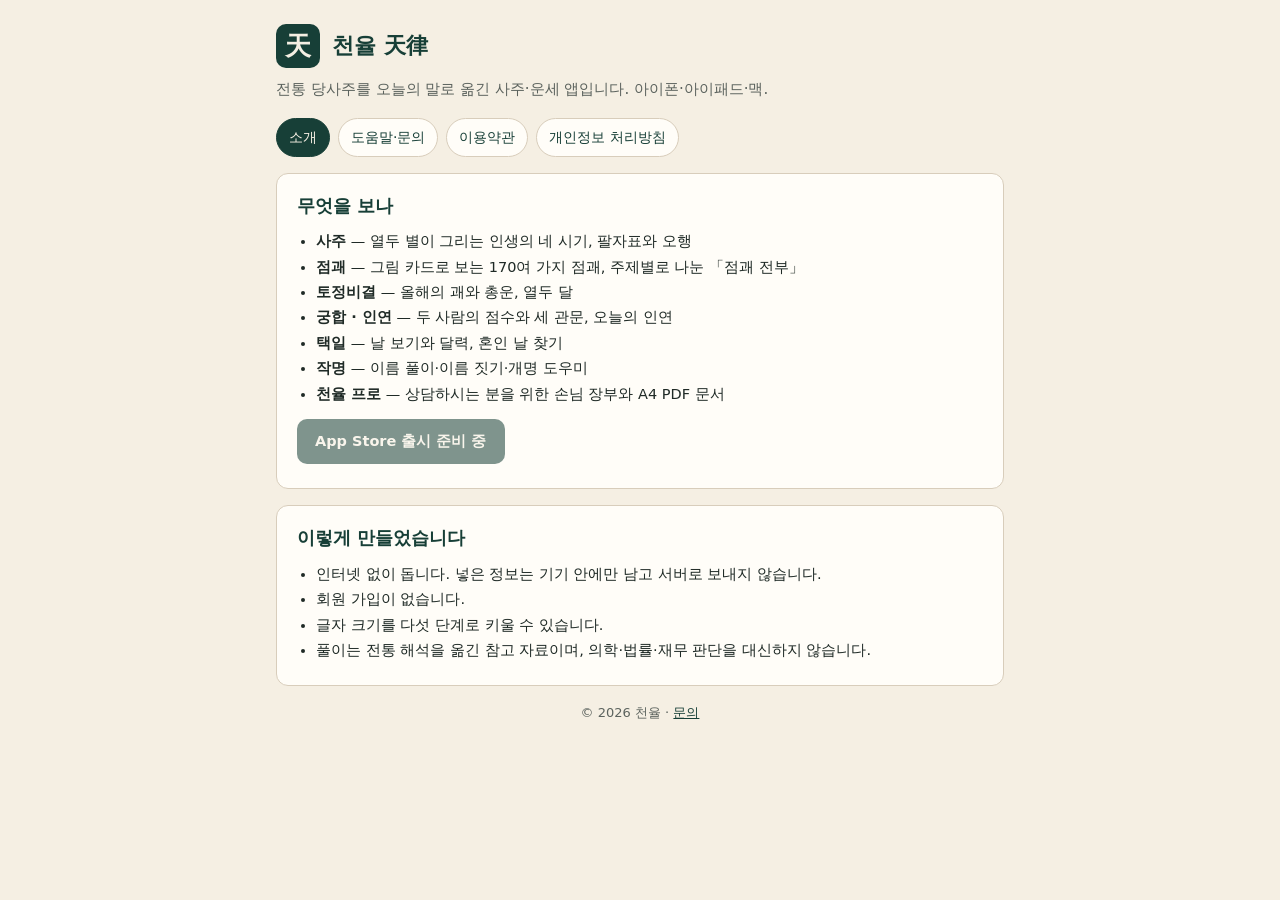
<file: index.html>
<!DOCTYPE html>
<html lang="ko">
<head>
<meta charset="UTF-8" />
<meta name="viewport" content="width=device-width, initial-scale=1.0" />
<meta name="theme-color" content="#173f37" />
<meta name="description" content="천율(天律) — 전통 당사주를 오늘의 말로 옮긴 사주·점괘·토정비결·궁합·택일·작명 앱. 인터넷 없이, 정보는 기기 안에만." />
<title>천율 天律 — 사주·점괘·토정비결</title>
<link rel="stylesheet" href="site.css" />
</head>
<body>
<main>
  <a class="brand" href="./"><span class="mark" aria-hidden="true">天</span><b>천율 天律</b></a>
  <p class="lead">전통 당사주를 오늘의 말로 옮긴 사주·운세 앱입니다. 아이폰·아이패드·맥.</p>
  <nav aria-label="사이트">
    <a href="./" aria-current="page">소개</a><a href="support.html">도움말·문의</a><a href="terms.html">이용약관</a><a href="privacy.html">개인정보 처리방침</a>
  </nav>

  <section>
    <h2>무엇을 보나</h2>
    <ul class="feat">
      <li><b>사주</b> — 열두 별이 그리는 인생의 네 시기, 팔자표와 오행</li>
      <li><b>점괘</b> — 그림 카드로 보는 170여 가지 점괘, 주제별로 나눈 「점괘 전부」</li>
      <li><b>토정비결</b> — 올해의 괘와 총운, 열두 달</li>
      <li><b>궁합 · 인연</b> — 두 사람의 점수와 세 관문, 오늘의 인연</li>
      <li><b>택일</b> — 날 보기와 달력, 혼인 날 찾기</li>
      <li><b>작명</b> — 이름 풀이·이름 짓기·개명 도우미</li>
      <li><b>천율 프로</b> — 상담하시는 분을 위한 손님 장부와 A4 PDF 문서</li>
    </ul>
    <p style="margin-top:12px;"><a class="cta" data-appstore href="#">App Store 출시 준비 중</a></p>
  </section>

  <section>
    <h2>이렇게 만들었습니다</h2>
    <ul class="feat">
      <li>인터넷 없이 돕니다. 넣은 정보는 기기 안에만 남고 서버로 보내지 않습니다.</li>
      <li>회원 가입이 없습니다.</li>
      <li>글자 크기를 다섯 단계로 키울 수 있습니다.</li>
      <li>풀이는 전통 해석을 옮긴 참고 자료이며, 의학·법률·재무 판단을 대신하지 않습니다.</li>
    </ul>
  </section>

  <footer>© <span data-year>2026</span> <span data-op-name>천율</span> · <a href="support.html">문의</a></footer>
</main>
<script src="policy.js"></script>
<script src="site.js"></script>
</body>
</html>
</file>
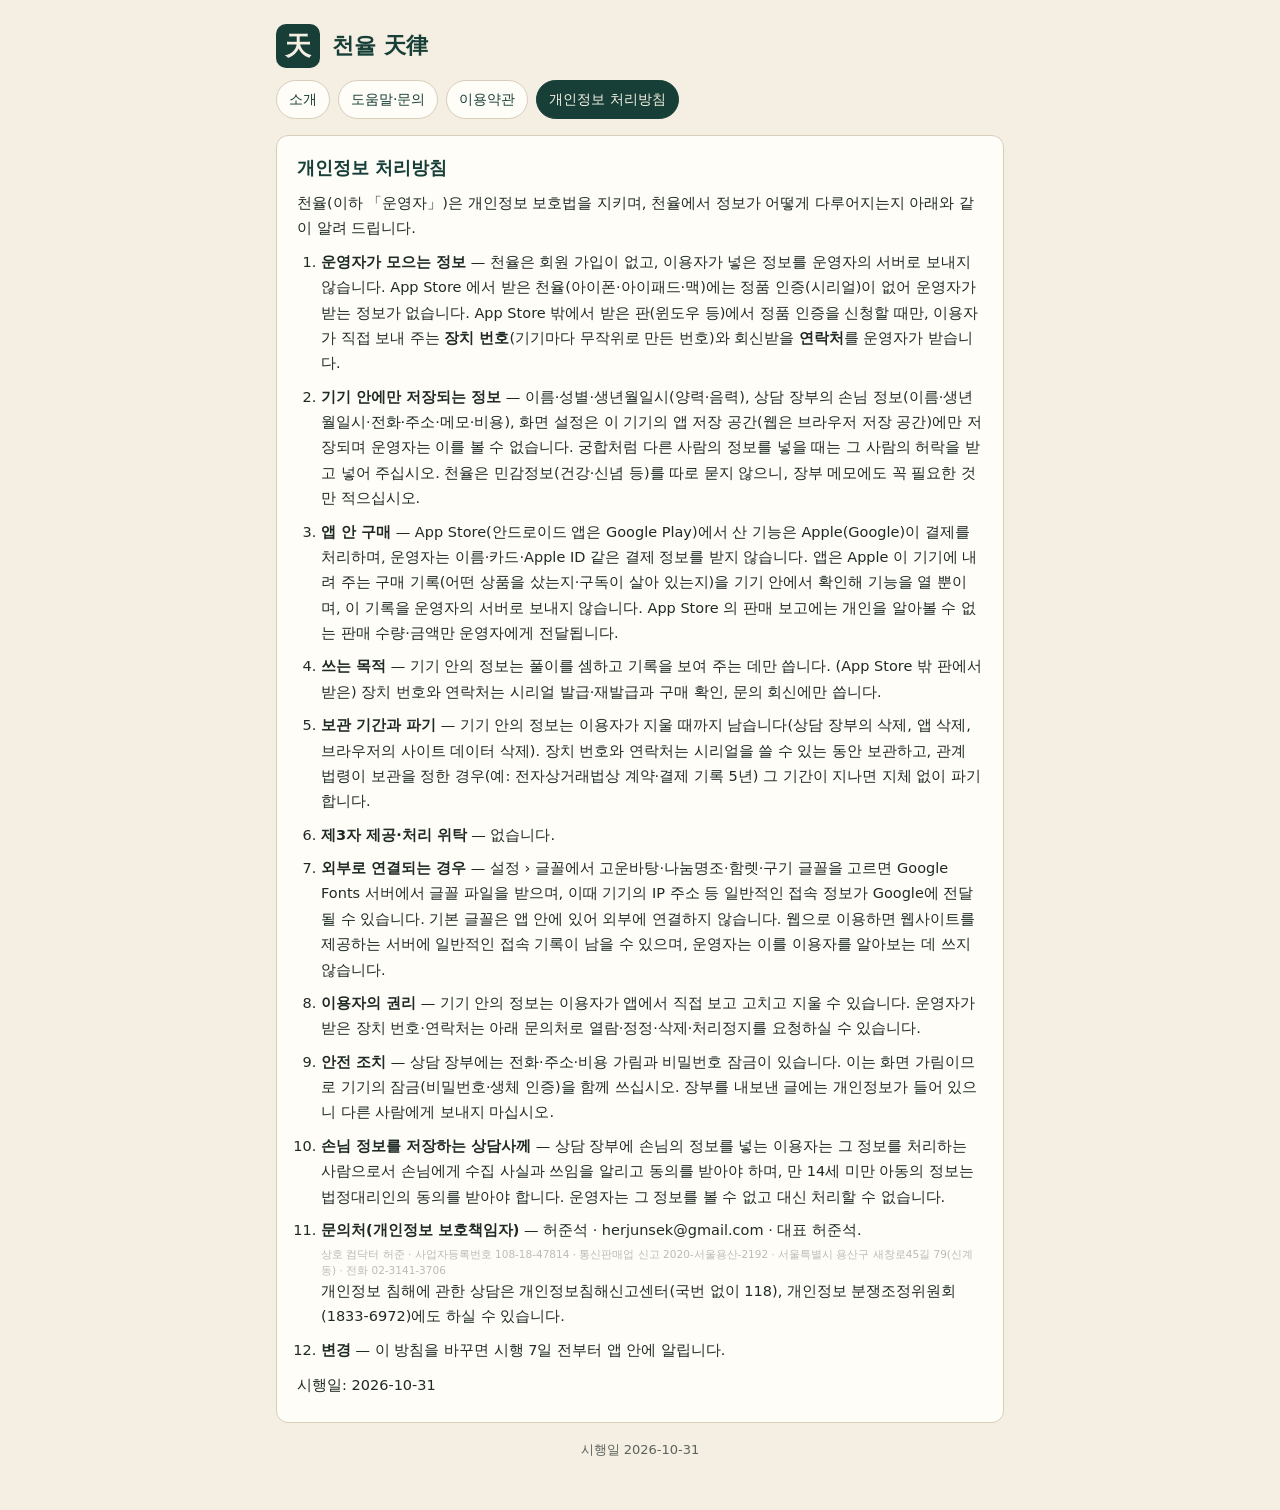
<file: privacy.html>
<!DOCTYPE html>
<html lang="ko">
<head>
<meta charset="UTF-8" />
<meta name="viewport" content="width=device-width, initial-scale=1.0" />
<meta name="theme-color" content="#173f37" />
<title>천율 — 개인정보 처리방침</title>
<link rel="stylesheet" href="site.css" />
</head>
<body>
<main>
  <a class="brand" href="./"><span class="mark" aria-hidden="true">天</span><b>천율 天律</b></a>
  <nav aria-label="사이트">
    <a href="./">소개</a><a href="support.html">도움말·문의</a><a href="terms.html">이용약관</a><a href="privacy.html" aria-current="page">개인정보 처리방침</a>
  </nav>
  <!-- 글은 앱과 같은 policy.js(13_웹앱 에서 make_site.py 가 복사) — 앱의 설정 › 약관·정책과 같다 -->
  <section><h2>개인정보 처리방침</h2><div data-pol="privacyHTML"><p>이 쪽은 자바스크립트를 켜야 보입니다.</p></div></section>
  <footer data-pol-ver></footer>
</main>
<script src="policy.js"></script>
<script src="site.js"></script>
</body>
</html>
</file>
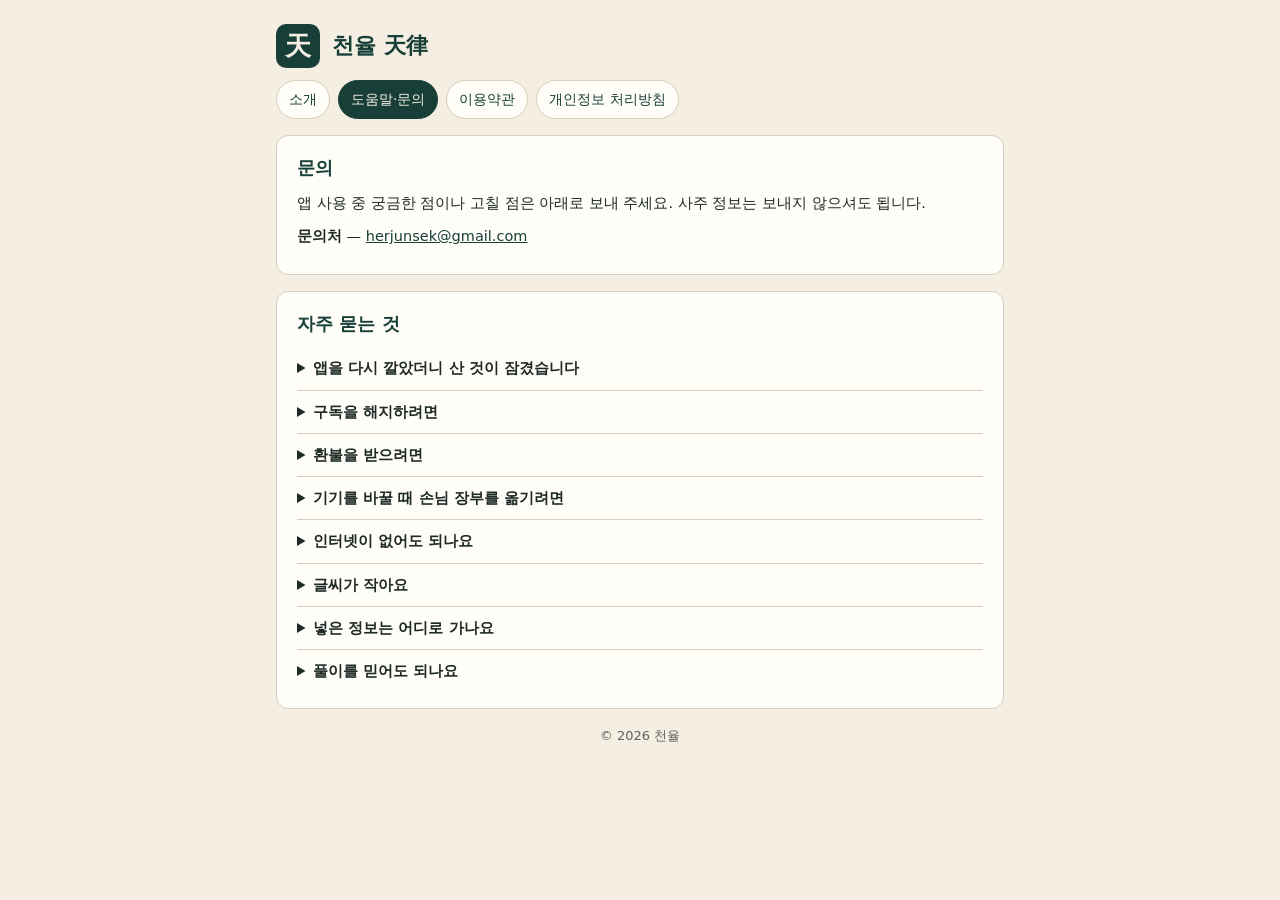
<file: support.html>
<!DOCTYPE html>
<html lang="ko">
<head>
<meta charset="UTF-8" />
<meta name="viewport" content="width=device-width, initial-scale=1.0" />
<meta name="theme-color" content="#173f37" />
<title>천율 — 도움말·문의</title>
<link rel="stylesheet" href="site.css" />
</head>
<body>
<main>
  <a class="brand" href="./"><span class="mark" aria-hidden="true">天</span><b>천율 天律</b></a>
  <nav aria-label="사이트">
    <a href="./">소개</a><a href="support.html" aria-current="page">도움말·문의</a><a href="terms.html">이용약관</a><a href="privacy.html">개인정보 처리방침</a>
  </nav>

  <section>
    <h2>문의</h2>
    <p>앱 사용 중 궁금한 점이나 고칠 점은 아래로 보내 주세요. 사주 정보는 보내지 않으셔도 됩니다.</p>
    <p><b>문의처</b> — <span data-contact>문의처를 준비하고 있습니다.</span></p>
  </section>

  <section>
    <h2>자주 묻는 것</h2>
    <details><summary>앱을 다시 깔았더니 산 것이 잠겼습니다</summary>
      <p>앱의 <b>설정 › 이용 등급 › 구매 복원</b>을 누르세요. 같은 Apple ID 로 산 것이면 다시 열립니다. 아이폰·아이패드·맥 모두 같습니다.</p></details>
    <details><summary>구독을 해지하려면</summary>
      <p>앱의 <b>설정 › 이용 등급 › 구독 관리</b>, 또는 기기의 <b>설정 › 내 이름 › 구독</b>에서 해지합니다. 기간이 끝나기 24시간 전까지 해지하면 다음 기간은 청구되지 않고, 남은 기간까지는 계속 쓸 수 있습니다.</p></details>
    <details><summary>환불을 받으려면</summary>
      <p>App Store 결제는 Apple 이 처리하므로 환불도 Apple 에 요청합니다: <a href="https://reportaproblem.apple.com">reportaproblem.apple.com</a>.</p></details>
    <details><summary>기기를 바꿀 때 손님 장부를 옮기려면</summary>
      <p>장부는 기기 안에만 있어 저절로 옮겨지지 않습니다. 옛 기기에서 <b>기록 › 내보내기</b>로 받아 두고, 새 기기에서 <b>기록 › 가져오기</b>를 하세요. 내보낸 글에는 손님 정보가 들어 있으니 다른 사람에게 보내지 마세요.</p></details>
    <details><summary>인터넷이 없어도 되나요</summary>
      <p>네. 모든 풀이와 그림이 앱 안에 있습니다. 설정 › 글꼴의 명조·붓글씨 네 가지만 처음 고를 때 인터넷이 필요합니다.</p></details>
    <details><summary>글씨가 작아요</summary>
      <p>화면 오른쪽 위 「가가」 단추로 다섯 단계까지 키울 수 있습니다. 기기의 글자 크기 설정도 따릅니다. 맥은 ⌘+ / ⌘− / ⌘0.</p></details>
    <details><summary>넣은 정보는 어디로 가나요</summary>
      <p>이 기기 안에만 저장되고 서버로 보내지 않습니다. 자세한 것은 <a href="privacy.html">개인정보 처리방침</a>에 있습니다.</p></details>
    <details><summary>풀이를 믿어도 되나요</summary>
      <p>천율의 풀이는 전통 해석을 옮긴 참고 자료입니다. 건강·법률·돈에 관한 일은 그 분야 전문가와 상의하세요.</p></details>
  </section>

  <footer>© <span data-year>2026</span> <span data-op-name>천율</span></footer>
</main>
<script src="policy.js"></script>
<script src="site.js"></script>
</body>
</html>
</file>
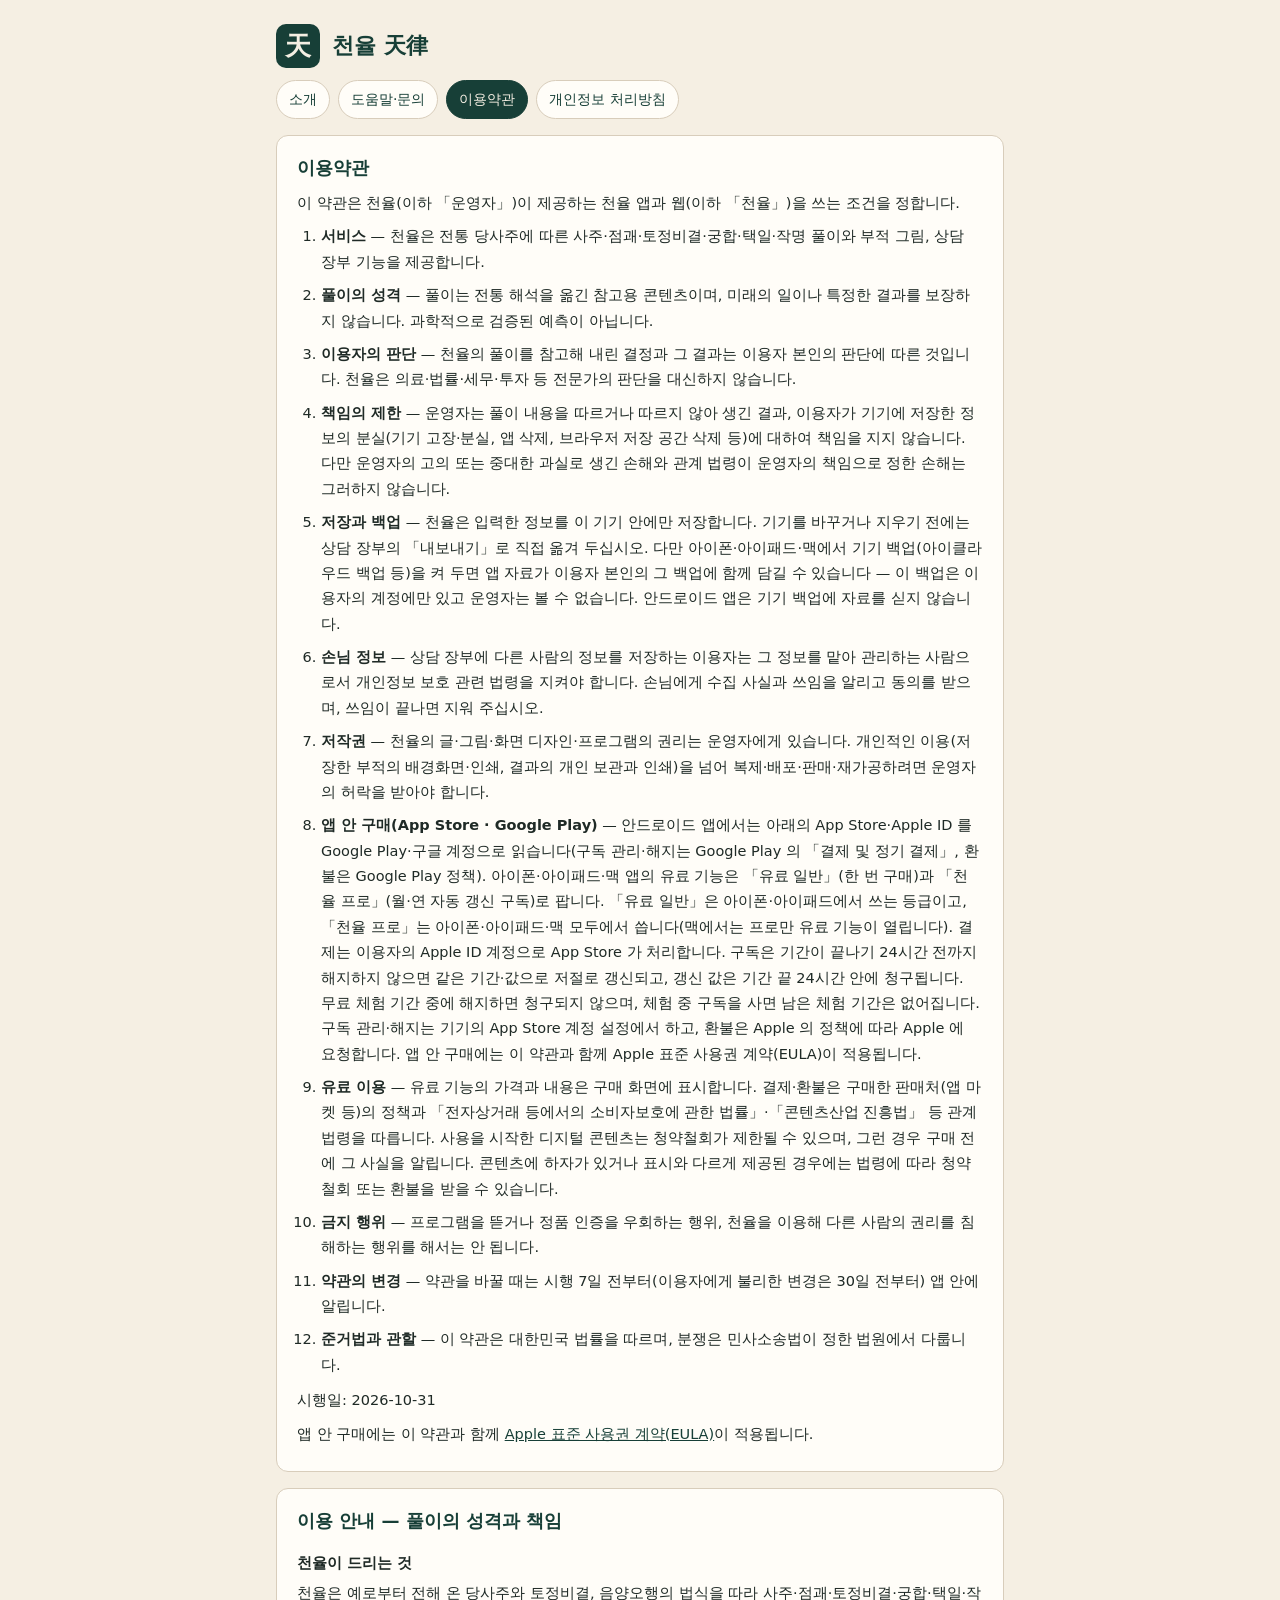
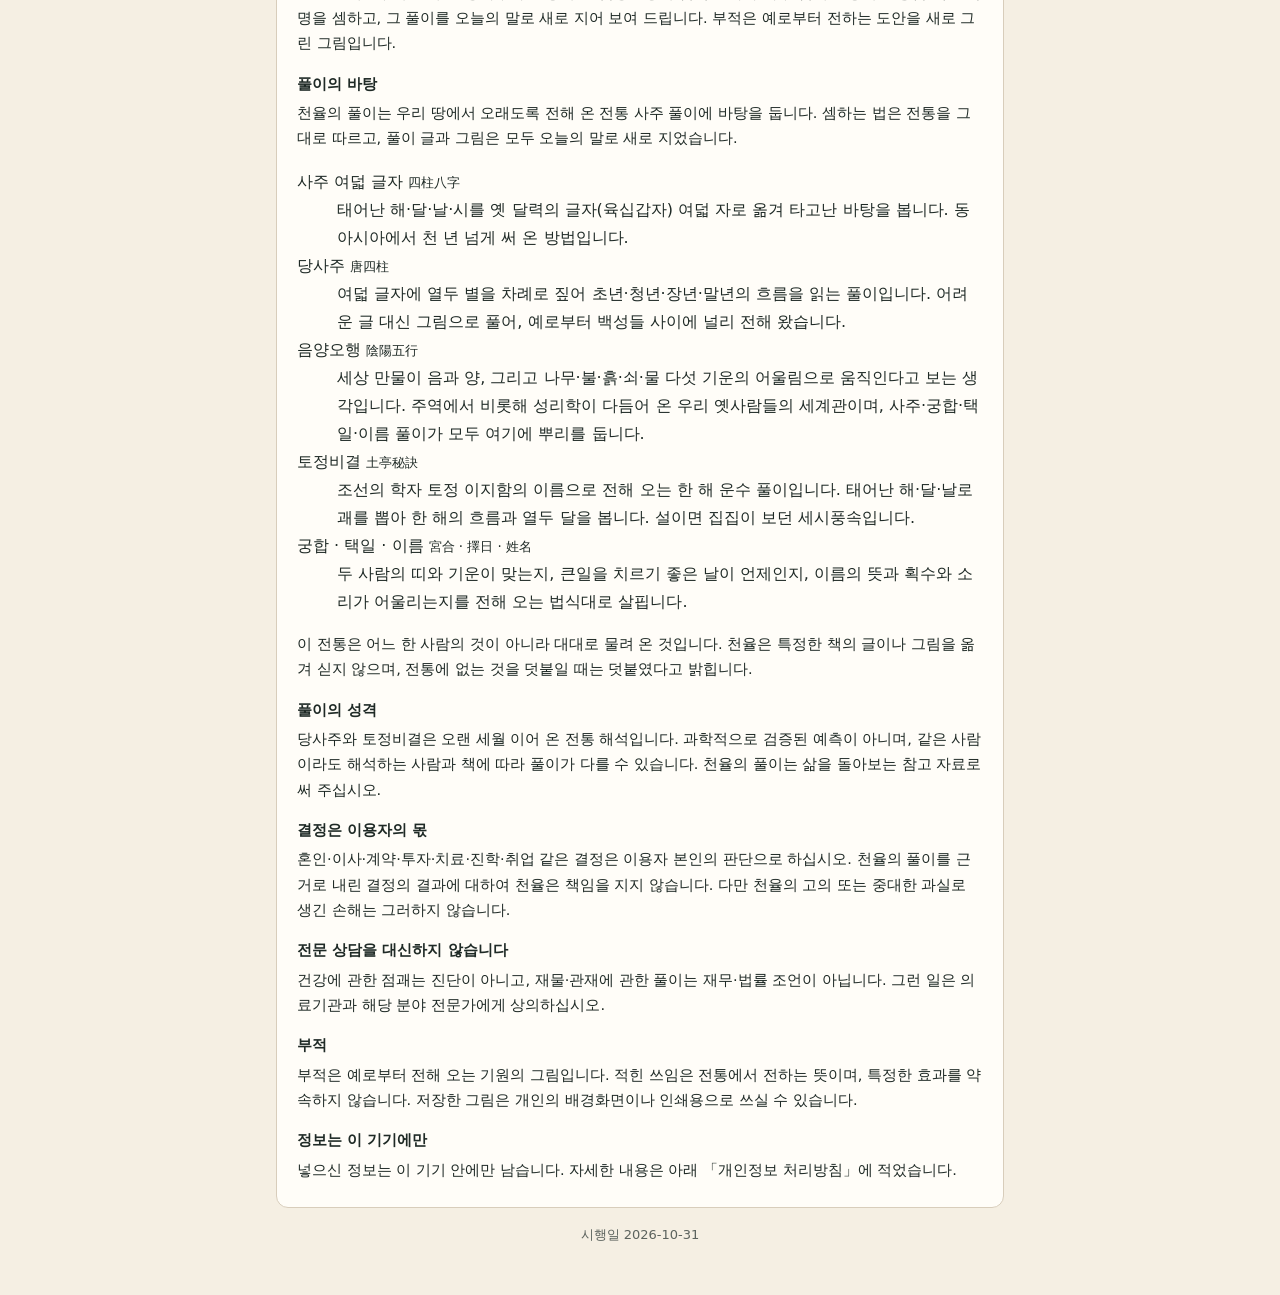
<file: terms.html>
<!DOCTYPE html>
<html lang="ko">
<head>
<meta charset="UTF-8" />
<meta name="viewport" content="width=device-width, initial-scale=1.0" />
<meta name="theme-color" content="#173f37" />
<title>천율 — 이용약관</title>
<link rel="stylesheet" href="site.css" />
</head>
<body>
<main>
  <a class="brand" href="./"><span class="mark" aria-hidden="true">天</span><b>천율 天律</b></a>
  <nav aria-label="사이트">
    <a href="./">소개</a><a href="support.html">도움말·문의</a><a href="terms.html" aria-current="page">이용약관</a><a href="privacy.html">개인정보 처리방침</a>
  </nav>
  <section><h2>이용약관</h2><div data-pol="termsHTML"><p>이 쪽은 자바스크립트를 켜야 보입니다.</p></div>
    <p>앱 안 구매에는 이 약관과 함께 <a href="https://www.apple.com/legal/internet-services/itunes/dev/stdeula/">Apple 표준 사용권 계약(EULA)</a>이 적용됩니다.</p></section>
  <section><h2>이용 안내 — 풀이의 성격과 책임</h2><div data-pol="guideHTML"></div></section>
  <footer data-pol-ver></footer>
</main>
<script src="policy.js"></script>
<script src="site.js"></script>
</body>
</html>
</file>
<file: site.css>
/* 천율 공개 사이트 — 처리방침·지원 URL 용. 그림 파일 없이 글자와 색만(앱의 단청 녹색·한지 바탕). */
:root {
  --bg: #F5EFE3; --card: #FFFDF8; --text: #1F2A26; --muted: #5C635E; --line: #D8CDBB; --accent: #173F37; --gold: #B08D4A;
}
@media (prefers-color-scheme: dark) {
  :root { --bg: #131A17; --card: #1B2420; --text: #E9E4D8; --muted: #A8ADA6; --line: #34413B; --accent: #9CC9B8; --gold: #D2B370; }
}
* { box-sizing: border-box; }
body { margin: 0; background: var(--bg); color: var(--text);
  font-family: "Apple SD Gothic Neo", "Malgun Gothic", system-ui, sans-serif; line-height: 1.75; }
main { max-width: 760px; margin: 0 auto; padding: 24px 16px 48px; }
a { color: var(--accent); }
.brand { display: flex; align-items: center; gap: 12px; margin-bottom: 8px; text-decoration: none; color: inherit; }
.mark { width: 44px; height: 44px; border-radius: 10px; background: #173F37; color: #F5EFE3; display: grid; place-items: center;
  font-size: 26px; font-weight: 700; font-family: "Apple SD Gothic Neo", "Malgun Gothic", serif; flex: none; }
.brand b { font-size: 22px; color: var(--accent); }
.lead { margin: 0 0 16px; color: var(--muted); font-size: 15px; }
nav { display: flex; gap: 8px; flex-wrap: wrap; margin: 12px 0 16px; }
nav a { padding: 6px 12px; border: 1px solid var(--line); border-radius: 999px; text-decoration: none; font-size: 14px; background: var(--card); }
nav a[aria-current="page"] { background: var(--accent); color: var(--bg); border-color: var(--accent); }
section { background: var(--card); border: 1px solid var(--line); border-radius: 12px; padding: 16px 20px; margin-bottom: 16px; }
section > h2 { font-size: 18px; margin: 0 0 8px; color: var(--accent); }
section h3 { font-size: 15px; margin: 14px 0 4px; }
section p, section li { font-size: 14.5px; }
section p { margin: 4px 0 8px; }
.pol-ol { padding-left: 1.5em; margin: 6px 0 10px; }
.pol-ol li { margin: 0 0 8px; }
.cta { display: inline-block; padding: 10px 18px; border-radius: 10px; background: var(--accent); color: var(--bg); text-decoration: none; font-weight: 600; }
.cta[aria-disabled="true"] { opacity: .55; pointer-events: none; }
ul.feat { padding-left: 1.2em; margin: 6px 0; }
details { border-top: 1px solid var(--line); padding: 8px 0; }
details:first-of-type { border-top: 0; }
summary { cursor: pointer; font-weight: 600; font-size: 15px; }
footer { color: var(--muted); font-size: 13px; text-align: center; margin-top: 8px; }
</file>
